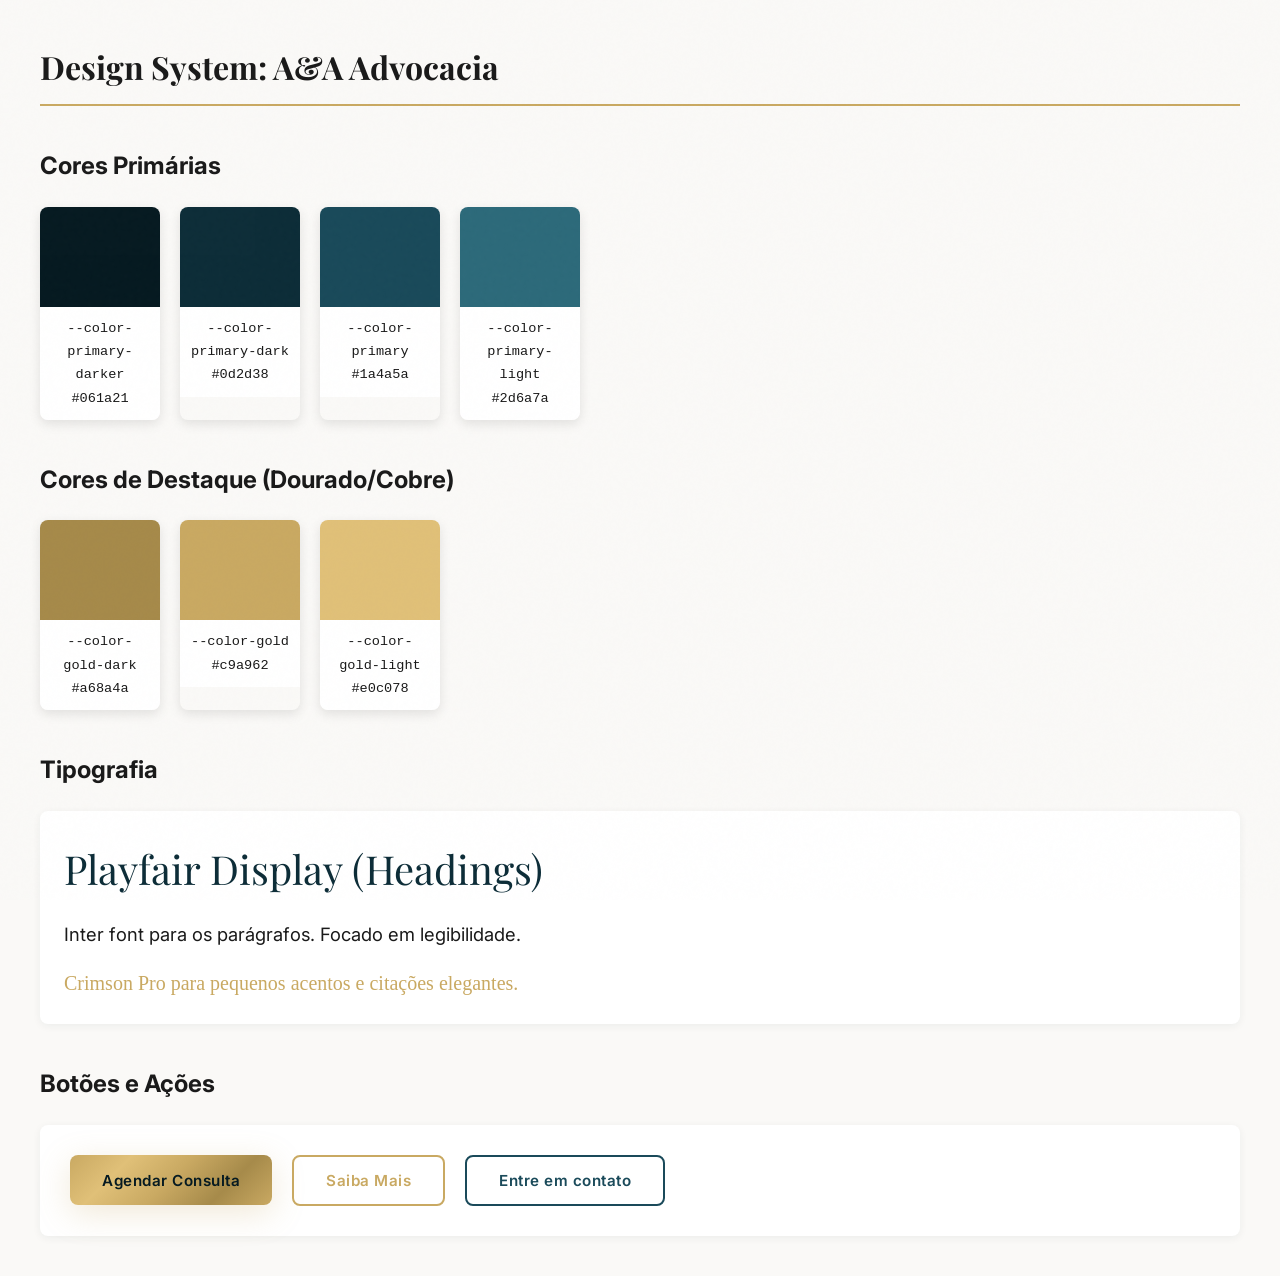
<file: aa-advocacia - design system/Design System - A&A Advocacia/design-system.html>
<!DOCTYPE html>
<html lang="pt-BR">
<head>
    <meta charset="UTF-8">
    <meta name="viewport" content="width=device-width, initial-scale=1.0">
    <title>Design System - A&A Advocacia</title>
    <!-- Importing the main stylesheet from the parent directory -->
    <link rel="stylesheet" href="../style.css">
    
    <!-- Importing the same fonts used in the main project -->
    <link rel="preconnect" href="https://fonts.googleapis.com" crossorigin>
    <link rel="preconnect" href="https://fonts.gstatic.com" crossorigin>
    <link rel="stylesheet" href="https://fonts.googleapis.com/css2?family=Playfair+Display:wght@400;700&family=Inter:wght@400;500;600&display=swap">

    <style>
        /* Custom styles just for the documentation layout */
        body { padding: 40px; background: #faf9f7; color: #1a1a1a; }
        h1.docs-title { font-family: 'Playfair Display', serif; border-bottom: 2px solid #c9a962; padding-bottom: 10px; margin-bottom: 40px; }
        h2.docs-subtitle { font-family: 'Inter', sans-serif; font-size: 1.5rem; margin-top: 40px; margin-bottom: 20px; }
        .color-palette { display: flex; gap: 20px; flex-wrap: wrap; }
        .color-swatch { width: 120px; border-radius: 8px; overflow: hidden; box-shadow: 0 4px 12px rgba(0,0,0,0.1); }
        .color-box { height: 100px; width: 100%; display: flex; align-items: center; justify-content: center; }
        .color-info { padding: 10px; background: white; font-family: monospace; font-size: 0.85rem; text-align: center; }

        .spacing-container { display: flex; gap: 20px; align-items: flex-end; }
        .spacing-box { background: #c9a962; border-radius: 4px; }
    </style>
</head>
<body>

    <h1 class="docs-title">Design System: A&A Advocacia</h1>

    <h2 class="docs-subtitle">Cores Primárias</h2>
    <div class="color-palette">
        <div class="color-swatch">
            <div class="color-box" style="background: var(--color-primary-darker);"></div>
            <div class="color-info">--color-primary-darker<br>#061a21</div>
        </div>
        <div class="color-swatch">
            <div class="color-box" style="background: var(--color-primary-dark);"></div>
            <div class="color-info">--color-primary-dark<br>#0d2d38</div>
        </div>
        <div class="color-swatch">
            <div class="color-box" style="background: var(--color-primary);"></div>
            <div class="color-info">--color-primary<br>#1a4a5a</div>
        </div>
        <div class="color-swatch">
            <div class="color-box" style="background: var(--color-primary-light);"></div>
            <div class="color-info">--color-primary-light<br>#2d6a7a</div>
        </div>
    </div>

    <h2 class="docs-subtitle">Cores de Destaque (Dourado/Cobre)</h2>
    <div class="color-palette">
        <div class="color-swatch">
            <div class="color-box" style="background: var(--color-gold-dark);"></div>
            <div class="color-info">--color-gold-dark<br>#a68a4a</div>
        </div>
        <div class="color-swatch">
            <div class="color-box" style="background: var(--color-gold);"></div>
            <div class="color-info">--color-gold<br>#c9a962</div>
        </div>
        <div class="color-swatch">
            <div class="color-box" style="background: var(--color-gold-light);"></div>
            <div class="color-info">--color-gold-light<br>#e0c078</div>
        </div>
    </div>

    <h2 class="docs-subtitle">Tipografia</h2>
    <div style="padding: 24px; background: white; border-radius: 8px; box-shadow: var(--shadow-sm);">
        <p style="font-family: var(--font-display); font-size: 2.5rem; color: var(--color-primary-dark); margin: 0 0 16px;">Playfair Display (Headings)</p>
        <p style="font-family: var(--font-body); font-size: 1.15rem; color: var(--color-text); margin: 0 0 16px;">Inter font para os parágrafos. Focado em legibilidade.</p>
        <p style="font-family: var(--font-accent); font-size: 1.25rem; color: var(--color-gold); margin: 0;">Crimson Pro para pequenos acentos e citações elegantes.</p>
    </div>

    <h2 class="docs-subtitle">Botões e Ações</h2>
    <div style="padding: 30px; background: white; border-radius: 8px; display: flex; gap: 20px; align-items: center; box-shadow: var(--shadow-sm);">
        <button class="btn btn-primary metallic-shine">Agendar Consulta</button>
        <button class="btn btn-secondary">Saiba Mais</button>
        <button class="btn btn-outline">Entre em contato</button>
    </div>

</body>
</html>
</file>
<file: aa-advocacia - design system/style.css>
/* ==========================================================
   A&A ADVOCACIA ESPECIALIZADA — DESIGN SYSTEM PREMIUM
   Estilo: Luxo Jurídico / Elegância Metálica / Neo-Clássico
   Baseado na identidade visual 3D da logo
   ========================================================== */

/* ========== 1. RESET & BASE ========== */
*,
*::before,
*::after {
  margin: 0;
  padding: 0;
  box-sizing: border-box;
}

html {
  scroll-behavior: smooth;
  -webkit-text-size-adjust: 100%;
}

body {
  font-family: var(--font-body);
  font-size: var(--text-body);
  color: var(--color-text);
  background: var(--color-bg);
  line-height: 1.7;
  overflow-x: hidden;
  -webkit-font-smoothing: antialiased;
  -moz-osx-font-smoothing: grayscale;
}

body.menu-open {
  overflow: hidden;
}

img {
  max-width: 100%;
  height: auto;
  display: block;
}

a {
  color: inherit;
  text-decoration: none;
}

ul,
ol {
  list-style: none;
}

button {
  font-family: inherit;
  cursor: pointer;
  border: none;
  background: none;
}

input,
select,
textarea {
  font-family: inherit;
  font-size: 1rem;
}

address {
  font-style: normal;
}

/* ========== 2. DESIGN TOKENS PREMIUM ========== */
:root {
  /* Cores Primárias - Baseadas na Logo (Teal Profundo) */
  --color-primary: #1a4a5a;
  --color-primary-dark: #0d2d38;
  --color-primary-darker: #061a21;
  --color-primary-light: #2d6a7a;
  --color-primary-lighter: #3d8a9a;

  /* Cores de Destaque - Dourado/Cobre Metálico */
  --color-gold: #c9a962;
  --color-gold-light: #e0c078;
  --color-gold-dark: #a68a4a;
  --color-copper: #b8956a;
  --color-bronze: #9a7a52;

  /* Cores Metálicas - Prata/Platina */
  --color-silver: #c0c5ce;
  --color-platinum: #e8eaed;
  --color-metallic: #a0a8b0;

  /* Cores Neutras Premium */
  --color-white: #ffffff;
  --color-cream: #faf9f7;
  --color-ivory: #f5f4f2;
  --color-text: #1a1a1a;
  --color-text-light: #4a4a4a;
  --color-text-muted: #7a7a7a;
  --color-border: rgba(26, 74, 90, 0.12);
  --color-border-light: rgba(26, 74, 90, 0.06);

  /* Backgrounds */
  --color-bg: #fafbfc;
  --color-bg-dark: #0d2d38;
  --color-bg-section: #f5f7f8;

  /* Gradientes Metálicos */
  --gradient-gold: linear-gradient(135deg, #c9a962 0%, #e0c078 25%, #c9a962 50%, #a68a4a 75%, #c9a962 100%);
  --gradient-gold-shine: linear-gradient(90deg, transparent 0%, rgba(255, 255, 255, 0.4) 50%, transparent 100%);
  --gradient-teal: linear-gradient(135deg, #1a4a5a 0%, #2d6a7a 50%, #0d2d38 100%);
  --gradient-dark: linear-gradient(180deg, #0d2d38 0%, #061a21 100%);
  --gradient-hero: linear-gradient(135deg, rgba(13, 45, 56, 0.97) 0%, rgba(6, 26, 33, 0.95) 50%, rgba(13, 45, 56, 0.92) 100%);

  /* Tipografia Premium */
  --font-display: 'Playfair Display', 'Times New Roman', serif;
  --font-body: 'Inter', -apple-system, BlinkMacSystemFont, sans-serif;
  --font-accent: 'Crimson Pro', Georgia, serif;

  /* Escala Tipográfica Elegante */
  --text-hero: clamp(2.8rem, 6vw, 5rem);
  --text-h1: clamp(2.2rem, 4.5vw, 3.8rem);
  --text-h2: clamp(1.8rem, 3.5vw, 2.8rem);
  --text-h3: clamp(1.3rem, 2vw, 1.6rem);
  --text-h4: clamp(1.1rem, 1.5vw, 1.3rem);
  --text-body-lg: 1.15rem;
  --text-body: 1rem;
  --text-sm: 0.9rem;
  --text-xs: 0.8rem;

  /* Espaçamento Sofisticado */
  --space-xs: 0.5rem;
  --space-sm: 0.875rem;
  --space-md: 1.25rem;
  --space-lg: 2rem;
  --space-xl: 3rem;
  --space-2xl: 4.5rem;
  --space-3xl: 6rem;
  --section-padding: 30px;

  /* Bordas Elegantes */
  --radius-sm: 4px;
  --radius-md: 8px;
  --radius-lg: 12px;
  --radius-xl: 20px;
  --radius-full: 9999px;

  /* Sombras Premium */
  --shadow-sm: 0 2px 8px rgba(13, 45, 56, 0.06);
  --shadow-md: 0 8px 24px rgba(13, 45, 56, 0.08);
  --shadow-lg: 0 16px 48px rgba(13, 45, 56, 0.12);
  --shadow-xl: 0 24px 64px rgba(13, 45, 56, 0.16);
  --shadow-gold: 0 8px 32px rgba(201, 169, 98, 0.25);
  --shadow-gold-lg: 0 12px 40px rgba(201, 169, 98, 0.35);

  /* Transições Suaves */
  --transition-fast: 200ms cubic-bezier(0.4, 0, 0.2, 1);
  --transition-base: 400ms cubic-bezier(0.4, 0, 0.2, 1);
  --transition-slow: 600ms cubic-bezier(0.4, 0, 0.2, 1);
  --ease-out: cubic-bezier(0.16, 1, 0.3, 1);
}


/* ========== 3. TEXTURAS & EFEITOS PREMIUM ========== */

/* Textura de Papel Sutil - Otimizada para performance */
@media (pointer: fine) {
  body::before {
    content: "";
    position: fixed;
    top: 0;
    left: 0;
    width: 100%;
    height: 100%;
    background-image: url("data:image/svg+xml,%3Csvg viewBox='0 0 200 200' xmlns='http://www.w3.org/2000/svg'%3E%3Cfilter id='noiseFilter'%3E%3CfeTurbulence type='fractalNoise' baseFrequency='0.9' numOctaves='2' stitchTiles='stitch'/%3E%3C/filter%3E%3Crect width='100%25' height='100%25' filter='url(%23noiseFilter)'/%3E%3C/svg%3E");
    opacity: 0.012;
    pointer-events: none;
    z-index: 0;
    will-change: transform;
  }
}

/* Efeito Metálico Brilhante */
.metallic-shine {
  position: relative;
  overflow: hidden;
}

.metallic-shine::after {
  content: '';
  position: absolute;
  top: -50%;
  left: -50%;
  width: 200%;
  height: 200%;
  background: var(--gradient-gold-shine);
  transform: rotate(30deg) translateX(-100%);
  transition: transform 0.8s var(--ease-out);
  pointer-events: none;
}

.metallic-shine:hover::after {
  transform: rotate(30deg) translateX(100%);
}

/* Glassmorphism Premium - Otimizado */
.glass {
  background: rgba(255, 255, 255, 0.85);
  border: 1px solid rgba(255, 255, 255, 0.3);
}

@supports (backdrop-filter: blur(12px)) or (-webkit-backdrop-filter: blur(12px)) {
  .glass {
    backdrop-filter: blur(12px);
    -webkit-backdrop-filter: blur(12px);
    background: rgba(255, 255, 255, 0.7);
  }
}

.glass-dark {
  background: rgba(13, 45, 56, 0.9);
  border: 1px solid rgba(201, 169, 98, 0.15);
}

@supports (backdrop-filter: blur(12px)) or (-webkit-backdrop-filter: blur(12px)) {
  .glass-dark {
    backdrop-filter: blur(12px);
    -webkit-backdrop-filter: blur(12px);
    background: rgba(13, 45, 56, 0.85);
  }
}

/* ========== 4. UTILITÁRIOS PREMIUM ========== */
.container {
  width: 100%;
  max-width: 1280px;
  margin: 0 auto;
  padding: 0 var(--space-lg);
}

.section {
  padding: var(--section-padding) 0;
  position: relative;
}

/* Tag de Seção Premium */
.section-tag {
  display: inline-flex;
  align-items: center;
  gap: 0.75rem;
  text-transform: uppercase;
  letter-spacing: 3px;
  color: var(--color-gold);
  font-weight: 600;
  font-size: 0.75rem;
  margin-bottom: var(--space-md);
}

.section-tag::before {
  content: '';
  width: 40px;
  height: 2px;
  background: var(--gradient-gold);
}

.section-tag::after {
  content: '';
  width: 8px;
  height: 8px;
  background: var(--color-gold);
  transform: rotate(45deg);
}

/* Títulos Premium */
.section-title {
  font-family: var(--font-display);
  font-size: var(--text-h2);
  color: var(--color-primary-dark);
  text-align: center;
  margin-bottom: var(--space-xl);
  line-height: 1.2;
  letter-spacing: -0.02em;
  position: relative;
}

.section-title::after {
  content: '';
  display: block;
  width: 80px;
  height: 3px;
  background: var(--gradient-gold);
  margin: var(--space-md) auto 0;
  border-radius: 2px;
}

.section-title--left {
  text-align: left;
}

.section-title--left::after {
  margin: var(--space-md) 0 0;
}

/* Texto Gradiente Dourado */
.text-gold {
  background: var(--gradient-gold);
  -webkit-background-clip: text;
  -webkit-text-fill-color: transparent;
  background-clip: text;
}

/* ========== 5. BOTÕES PREMIUM ========== */
.btn {
  display: inline-flex;
  align-items: center;
  justify-content: center;
  gap: 0.5rem;
  padding: 0.875rem 2rem;
  font-weight: 600;
  font-size: 0.95rem;
  border-radius: var(--radius-md);
  transition: all var(--transition-base);
  min-height: 50px;
  text-align: center;
  letter-spacing: 0.5px;
  position: relative;
  overflow: hidden;
}

/* Botão Primário - Dourado Metálico */
.btn-primary {
  background: var(--gradient-gold);
  color: var(--color-primary-darker);
  border: none;
  box-shadow: var(--shadow-gold);
}

.btn-primary::before {
  content: '';
  position: absolute;
  top: 0;
  left: -100%;
  width: 100%;
  height: 100%;
  background: linear-gradient(90deg, transparent, rgba(255, 255, 255, 0.3), transparent);
  transition: left 0.6s var(--ease-out);
}

.btn-primary:hover {
  transform: translateY(-3px);
  box-shadow: var(--shadow-gold-lg);
}

.btn-primary:hover::before {
  left: 100%;
}

.btn-primary:active {
  transform: translateY(-1px);
}

/* Botão Secundário - Outline Dourado */
.btn-secondary {
  background: transparent;
  border: 2px solid var(--color-gold);
  color: var(--color-gold);
}

.btn-secondary:hover {
  background: var(--color-gold);
  color: var(--color-primary-darker);
  transform: translateY(-2px);
}

/* Botão Outline Escuro */
.btn-outline {
  background: transparent;
  border: 2px solid var(--color-primary);
  color: var(--color-primary);
}

.btn-outline:hover {
  background: var(--color-primary);
  color: var(--color-white);
}

/* Botão Branco */
.btn-white {
  background: var(--color-white);
  color: var(--color-primary-dark);
  box-shadow: var(--shadow-md);
}

.btn-white:hover {
  transform: translateY(-2px);
  box-shadow: var(--shadow-lg);
}

/* Imagem mobile da Hero: oculta por padrão (desktop) */
.hero-image-mobile {
  display: none;
}

/* Responsividade */
@media (max-width: 767px) {
  .hide-mobile {
    display: none !important;
  }

  /* Hero Mobile Adjustments */
  .hero {
    padding-bottom: 24px;
    background: var(--color-primary-darker);
  }

  .hero-grid {
    z-index: 20;
  }

  .hero-content {
    position: relative;
    z-index: 30;
    padding: 24px 16px 12px;
  }

  .hero-ctas {
    margin-bottom: 20px;
  }

  /* Hero Title */
  .hero-grid .hero-badge span {
    font-size: 7px;
  }

  .hero-title {
    font-size: 40px;
    text-shadow: 1px 1px 4px rgba(0, 0, 0, 0.6);
  }

  .hero-subtitle {
    text-shadow: 1px 1px 3px rgba(0, 0, 0, 0.5);
    border-left: 3px solid var(--color-gold);
    padding-left: 12px;
  }

  /* Imagem de fundo desktop: oculta no mobile */
  .hero-image-wrapper {
    display: none;
  }

  /* Imagem mobile inline: aparece abaixo do botão */
  .hero-image-mobile {
    display: block;
    margin-top: 20px;
    border-radius: 12px;
    overflow: hidden;
    height: 260px;
    border: 2px solid rgba(201, 169, 98, 0.3);
    box-shadow: 0 8px 32px rgba(0, 0, 0, 0.4);
  }

  .hero-image-mobile-img {
    width: 100%;
    height: 100%;
    object-fit: cover;
    object-position: center 45%;
    filter: grayscale(0.2) contrast(1.05) brightness(0.85);
  }

  /* Scroll indicator hidden on mobile */
  .scroll-indicator {
    display: none;
  }

  /* Sobre image smaller on mobile */
  .sobre-image-wrapper {
    max-height: 300px;
    overflow: hidden;
  }

  .sobre-image {
    max-height: 300px;
    object-fit: cover;
    object-position: center 30%;
  }
}

@media (min-width: 768px) {
  .hide-desktop {
    display: none !important;
  }

  /* Hero spacing desktop - 24px after buttons */
  .hero-ctas {
    margin-bottom: 24px;
  }
}

/* Reveal Animations Premium */
.reveal {
  opacity: 0;
  transform: translateY(40px);
  transition: opacity 1s var(--ease-out), transform 1s var(--ease-out);
}

.reveal.revealed {
  opacity: 1;
  transform: translateY(0);
}

.reveal-left {
  opacity: 0;
  transform: translateX(-60px);
  transition: opacity 1s var(--ease-out), transform 1s var(--ease-out);
}

.reveal-left.revealed {
  opacity: 1;
  transform: translateX(0);
}

.reveal-right {
  opacity: 0;
  transform: translateX(60px);
  transition: opacity 1s var(--ease-out), transform 1s var(--ease-out);
}

.reveal-right.revealed {
  opacity: 1;
  transform: translateX(0);
}

.reveal-scale {
  opacity: 0;
  transform: scale(0.9);
  transition: opacity 1s var(--ease-out), transform 1s var(--ease-out);
}

.reveal-scale.revealed {
  opacity: 1;
  transform: scale(1);
}

/* ========== 6. HEADER PREMIUM ========== */
.header {
  position: fixed;
  top: 0;
  left: 0;
  width: 100%;
  height: 80px;
  z-index: 100;
  background: rgba(255, 255, 255, 0.95);
  border-bottom: 1px solid var(--color-border-light);
  transition: transform var(--transition-base), opacity var(--transition-base);
}

@supports (backdrop-filter: blur(8px)) or (-webkit-backdrop-filter: blur(8px)) {
  .header {
    backdrop-filter: blur(8px);
    -webkit-backdrop-filter: blur(8px);
    background: rgba(255, 255, 255, 0.85);
  }
}

.header.hidden {
  transform: translateY(-100%);
  opacity: 0;
}

.header.visible {
  transform: translateY(0);
  opacity: 1;
}

.header-inner {
  display: flex;
  align-items: center;
  justify-content: space-between;
  height: 100%;
}

.header-logo {
  display: flex;
  align-items: center;
  gap: var(--space-sm);
}

.header-logo img {
  width: 50px;
  height: 50px;
  object-fit: contain;
  transition: transform var(--transition-base);
}

.header-logo:hover img {
  transform: scale(1.05);
}

.logo-text {
  display: flex;
  flex-direction: column;
}

.logo-text-main {
  font-family: var(--font-display);
  font-size: 1.3rem;
  font-weight: 700;
  color: var(--color-primary-dark);
  line-height: 1;
}

.logo-text-sub {
  font-size: 0.7rem;
  color: var(--color-gold);
  text-transform: uppercase;
  letter-spacing: 2px;
  font-weight: 600;
}

.nav-desktop {
  display: flex;
  gap: var(--space-xl);
}

.nav-link {
  color: var(--color-text);
  font-weight: 500;
  font-size: 0.9rem;
  position: relative;
  padding: 0.5rem 0;
  transition: color var(--transition-fast);
}

.nav-link::after {
  content: '';
  position: absolute;
  bottom: 0;
  left: 0;
  width: 0;
  height: 2px;
  background: var(--gradient-gold);
  transition: width var(--transition-base);
}

.nav-link:hover {
  color: var(--color-primary);
}

.nav-link:hover::after {
  width: 100%;
}

.btn-header-cta {
  display: inline-flex;
  align-items: center;
  gap: 0.5rem;
  padding: 0.75rem 1.5rem;
  background: var(--gradient-gold);
  color: var(--color-primary-darker);
  font-weight: 600;
  font-size: 0.85rem;
  border-radius: var(--radius-md);
  box-shadow: var(--shadow-gold);
  transition: all var(--transition-base);
}

.btn-header-cta:hover {
  transform: translateY(-2px);
  box-shadow: var(--shadow-gold-lg);
}

/* Hamburger Menu Premium */
.menu-toggle {
  display: flex;
  flex-direction: column;
  gap: 6px;
  width: 32px;
  padding: 4px;
  z-index: 110;
}

.hamburger-line {
  display: block;
  width: 100%;
  height: 2px;
  background: var(--color-primary-dark);
  border-radius: 2px;
  transition: all var(--transition-base);
}

.menu-toggle.active .hamburger-line:nth-child(1) {
  transform: translateY(8px) rotate(45deg);
}

.menu-toggle.active .hamburger-line:nth-child(2) {
  opacity: 0;
}

.menu-toggle.active .hamburger-line:nth-child(3) {
  transform: translateY(-8px) rotate(-45deg);
}

/* Menu Mobile Premium */
.mobile-menu {
  position: fixed;
  top: 0;
  right: -100%;
  width: 85%;
  max-width: 400px;
  height: 100vh;
  height: 100dvh;
  background: var(--color-white);
  box-shadow: -10px 0 40px rgba(13, 45, 56, 0.2);
  z-index: 105;
  transition: right var(--transition-slow);
  overflow-y: auto;
}

.mobile-menu.active {
  right: 0;
}

.mobile-menu-header {
  padding: var(--space-lg);
  border-bottom: 1px solid var(--color-border);
}

.mobile-menu-nav {
  display: flex;
  flex-direction: column;
  padding: var(--space-lg);
  gap: var(--space-xs);
}

.mobile-link {
  display: block;
  padding: var(--space-sm) 0;
  font-size: 1.1rem;
  font-weight: 500;
  color: var(--color-text);
  border-bottom: 1px solid var(--color-border-light);
  transition: all var(--transition-fast);
}

.mobile-link:hover {
  color: var(--color-gold-dark);
  padding-left: 12px;
}

.mobile-cta {
  display: inline-flex;
  align-items: center;
  justify-content: center;
  margin-top: var(--space-lg);
  padding: 1rem 2rem;
  background: var(--gradient-gold);
  color: var(--color-primary-darker);
  font-weight: 600;
  border-radius: var(--radius-md);
  text-align: center;
}

/* Overlay do Menu Mobile */
.mobile-overlay {
  position: fixed;
  inset: 0;
  background: rgba(13, 45, 56, 0.7);
  z-index: 104;
  opacity: 0;
  visibility: hidden;
  transition: all var(--transition-base);
}

@supports (backdrop-filter: blur(4px)) or (-webkit-backdrop-filter: blur(4px)) {
  .mobile-overlay {
    backdrop-filter: blur(4px);
    -webkit-backdrop-filter: blur(4px);
    background: rgba(13, 45, 56, 0.6);
  }
}

.mobile-overlay.active {
  opacity: 1;
  visibility: visible;
}

/* ========== 7. HERO PREMIUM ========== */
.hero {
  position: relative;
  min-height: 100vh;
  display: flex;
  align-items: center;
  padding-top: 100px;
  background: var(--color-primary-darker);
  color: var(--color-white);
  overflow: hidden;
}

/* Background Pattern Premium */
.hero::before {
  content: '';
  position: absolute;
  inset: 0;
  background:
    radial-gradient(ellipse at 20% 30%, rgba(45, 106, 122, 0.3) 0%, transparent 50%),
    radial-gradient(ellipse at 80% 70%, rgba(201, 169, 98, 0.1) 0%, transparent 40%),
    linear-gradient(135deg, rgba(6, 26, 33, 0.98) 0%, rgba(13, 45, 56, 0.95) 100%);
  z-index: 1;
}

/* Grid Decorativo */
.hero::after {
  content: '';
  position: absolute;
  inset: 0;
  background-image:
    linear-gradient(rgba(201, 169, 98, 0.03) 1px, transparent 1px),
    linear-gradient(90deg, rgba(201, 169, 98, 0.03) 1px, transparent 1px);
  background-size: 60px 60px;
  z-index: 2;
  pointer-events: none;
}

.hero-grid {
  position: relative;
  z-index: 10;
  display: grid;
  grid-template-columns: 1fr;
  gap: var(--space-xl);
  align-items: center;
}

.hero-content {
  max-width: 800px;
}

/* Badge Hero Premium */
.hero-badge {
  display: inline-flex;
  align-items: center;
  gap: 0.75rem;
  padding: 0.75rem 1.5rem;
  background: rgba(201, 169, 98, 0.1);
  border: 1px solid rgba(201, 169, 98, 0.3);
  border-radius: var(--radius-full);
  color: var(--color-gold);
  text-transform: uppercase;
  letter-spacing: 2px;
  font-weight: 600;
  font-size: 0.75rem;
  margin-bottom: var(--space-lg);
  backdrop-filter: blur(10px);
}

.badge-dot {
  width: 8px;
  height: 8px;
  background: var(--color-gold);
  border-radius: 50%;
  box-shadow: 0 0 12px var(--color-gold);
}

/* Animação pulse apenas para dispositivos que não preferem redução de movimento */
@media (prefers-reduced-motion: no-preference) {
  .badge-dot {
    animation: pulse-gold 2s infinite;
  }
}

@keyframes pulse-gold {

  0%,
  100% {
    opacity: 1;
    transform: scale(1);
  }

  50% {
    opacity: 0.7;
    transform: scale(1.2);
  }
}

/* Título Hero */
.hero-title {
  font-family: var(--font-display);
  font-size: var(--text-hero);
  line-height: 1.1;
  margin-bottom: var(--space-lg);
  color: var(--color-white);
  letter-spacing: -0.02em;
}

.hero-title .text-accent {
  display: block;
  color: var(--color-gold);
  font-family: var(--font-accent);
  font-style: italic;
  font-weight: 400;
  margin-top: 0.5rem;
}

/* Subtítulo Hero */
.hero-subtitle {
  font-size: var(--text-body-lg);
  color: rgba(255, 255, 255, 0.75);
  max-width: 520px;
  line-height: 1.7;
  margin-bottom: var(--space-xl);
  padding-left: var(--space-lg);
  border-left: 3px solid var(--color-gold);
}

/* CTAs Hero */
.hero-ctas {
  display: flex;
  flex-wrap: wrap;
  gap: var(--space-md);
}

/* Hero Image */
.hero-image-wrapper {
  position: absolute;
  top: 0;
  right: 0;
  width: 50%;
  height: 100%;
  z-index: 1;
  pointer-events: none;
}

.hero-image {
  width: 100%;
  height: 100%;
  object-fit: cover;
  object-position: center 20%;
  filter: grayscale(0.3) contrast(1.1) brightness(0.5);
  mask-image: linear-gradient(to right, transparent 0%, black 40%);
  -webkit-mask-image: linear-gradient(to right, transparent 0%, black 40%);
}

/* Scroll Indicator - Hidden on all versions */
.scroll-indicator {
  display: none;
}

/* ========== 8. ÁREAS DE ATUAÇÃO PREMIUM ========== */
.areas {
  background: var(--color-bg-section);
}

.areas-grid {
  display: grid;
  grid-template-columns: 1fr;
  gap: var(--space-lg);
}

.area-card {
  background: var(--color-white);
  border: 1px solid var(--color-border);
  border-radius: var(--radius-lg);
  padding: var(--space-xl);
  transition: all var(--transition-base);
  position: relative;
  overflow: hidden;
}

.area-card::before {
  content: '';
  position: absolute;
  top: 0;
  left: 0;
  width: 100%;
  height: 4px;
  background: var(--gradient-gold);
  transform: scaleX(0);
  transform-origin: left;
  transition: transform var(--transition-base);
}

.area-card:hover {
  transform: translateY(-8px);
  box-shadow: var(--shadow-xl);
  border-color: rgba(201, 169, 98, 0.3);
}

.area-card:hover::before {
  transform: scaleX(1);
}

.area-icon {
  width: 64px;
  height: 64px;
  display: flex;
  align-items: center;
  justify-content: center;
  background: linear-gradient(135deg, rgba(201, 169, 98, 0.1), rgba(201, 169, 98, 0.05));
  border-radius: var(--radius-md);
  margin-bottom: var(--space-md);
}

.area-icon svg {
  width: 32px;
  height: 32px;
}

.area-title {
  font-family: var(--font-display);
  font-size: var(--text-h4);
  font-weight: 700;
  color: var(--color-primary-dark);
  margin-bottom: var(--space-sm);
}

.area-desc {
  font-size: var(--text-body);
  color: var(--color-text-light);
  line-height: 1.7;
  margin-bottom: var(--space-md);
}

.area-link {
  display: inline-flex;
  align-items: center;
  gap: 0.5rem;
  color: var(--color-gold-dark);
  font-size: var(--text-sm);
  font-weight: 600;
  transition: gap var(--transition-fast);
}

.area-link:hover {
  gap: 0.75rem;
  color: var(--color-gold);
}

/* ========== 9. COMO FUNCIONA PREMIUM ========== */
.como-funciona {
  background: var(--color-white);
}

.processo-steps {
  list-style: none;
  display: flex;
  flex-direction: column;
  gap: var(--space-xl);
  max-width: 850px;
  margin: 0 auto var(--space-2xl);
  position: relative;
}

.processo-steps::before {
  content: '';
  position: absolute;
  left: 28px;
  top: 60px;
  bottom: 60px;
  width: 2px;
  background: linear-gradient(to bottom, var(--color-gold), rgba(201, 169, 98, 0.2));
}

.processo-step {
  display: flex;
  gap: var(--space-lg);
  align-items: flex-start;
  position: relative;
}

.step-number {
  flex-shrink: 0;
  width: 56px;
  height: 56px;
  display: flex;
  align-items: center;
  justify-content: center;
  background: var(--gradient-gold);
  color: var(--color-primary-darker);
  font-size: 1.5rem;
  font-weight: 700;
  border-radius: var(--radius-md);
  box-shadow: var(--shadow-gold);
  position: relative;
  z-index: 2;
}

.step-content h3 {
  font-family: var(--font-display);
  font-weight: 700;
  color: var(--color-primary-dark);
  margin-bottom: 0.5rem;
  font-size: 1.25rem;
}

.step-content p {
  color: var(--color-text-light);
  line-height: 1.7;
}

.step-content strong {
  color: var(--color-gold-dark);
  font-weight: 600;
}

.processo-cta {
  text-align: center;
}

/* ========== 10. SOBRE PREMIUM ========== */
.sobre {
  background: var(--color-white);
}

.sobre-grid {
  display: grid;
  grid-template-columns: 1fr;
  gap: var(--space-2xl);
  align-items: center;
}

.sobre-image-wrapper {
  position: relative;
}

.sobre-image-frame {
  position: absolute;
  top: 20px;
  left: 20px;
  width: 100%;
  height: 100%;
  border: 3px solid var(--color-gold);
  border-radius: var(--radius-lg);
  z-index: 0;
}

.sobre-image {
  position: relative;
  z-index: 1;
  width: 100%;
  border-radius: var(--radius-lg);
  box-shadow: var(--shadow-xl);
}

.sobre-content {
  padding: var(--space-lg) 0;
}

.sobre-text p {
  font-size: var(--text-body);
  color: var(--color-text-light);
  line-height: 1.9;
  margin-bottom: 1.25rem;
}

.sobre-text p strong {
  color: var(--color-primary-dark);
  font-weight: 600;
}

.sobre-content .btn-outline {
  margin-top: var(--space-md);
  margin-bottom: var(--space-xl);
}

.sobre-badges {
  display: grid;
  grid-template-columns: repeat(2, 1fr);
  gap: var(--space-md);
}

.sobre-badge {
  display: flex;
  align-items: center;
  gap: 0.75rem;
  padding: 1rem 1.25rem;
  background: var(--color-bg-section);
  border: 1px solid var(--color-border);
  border-radius: var(--radius-md);
  font-size: var(--text-sm);
  color: var(--color-text);
  transition: all var(--transition-fast);
}

.sobre-badge:hover {
  border-color: var(--color-gold);
  transform: translateX(4px);
}

.sobre-badge svg {
  flex-shrink: 0;
  color: var(--color-gold);
}

/* ========== 11. DIFERENCIAIS PREMIUM ========== */
.diferenciais {
  background: var(--color-bg-section);
}

.diferenciais-grid {
  display: grid;
  grid-template-columns: 1fr;
  gap: var(--space-xl);
  max-width: 1000px;
  margin: 0 auto;
}

.diferencial-item {
  display: flex;
  gap: var(--space-lg);
  align-items: flex-start;
  padding: var(--space-lg);
  background: var(--color-white);
  border-radius: var(--radius-lg);
  border: 1px solid var(--color-border);
  transition: all var(--transition-base);
}

.diferencial-item:hover {
  transform: translateY(-4px);
  box-shadow: var(--shadow-lg);
  border-color: rgba(201, 169, 98, 0.3);
}

.diferencial-icon {
  flex-shrink: 0;
  width: 60px;
  height: 60px;
  display: flex;
  align-items: center;
  justify-content: center;
  background: linear-gradient(135deg, rgba(201, 169, 98, 0.15), rgba(201, 169, 98, 0.05));
  border-radius: var(--radius-md);
}

.diferencial-icon svg {
  color: var(--color-gold-dark);
}

.diferencial-text h3 {
  font-family: var(--font-display);
  font-weight: 700;
  color: var(--color-primary-dark);
  margin-bottom: 0.5rem;
  font-size: 1.15rem;
}

.diferencial-text p {
  color: var(--color-text-light);
  line-height: 1.7;
}

/* ========== 12. FAQ PREMIUM ========== */
.faq-section {
  background: var(--color-white);
}

.faq-list {
  max-width: 850px;
  margin: 0 auto;
}

.faq-item {
  border: 1px solid var(--color-border);
  border-radius: var(--radius-md);
  margin-bottom: var(--space-md);
  overflow: hidden;
  transition: all var(--transition-fast);
}

.faq-item:hover {
  border-color: rgba(201, 169, 98, 0.4);
}

.faq-item.active {
  border-color: var(--color-gold);
  box-shadow: var(--shadow-md);
}

.faq-question {
  width: 100%;
  display: flex;
  justify-content: space-between;
  align-items: center;
  padding: 1.25rem 1.5rem;
  font-family: var(--font-body);
  font-size: 1.05rem;
  font-weight: 600;
  color: var(--color-primary-dark);
  text-align: left;
  cursor: pointer;
  transition: all var(--transition-fast);
  gap: 1rem;
  background: transparent;
}

.faq-question:hover {
  color: var(--color-gold-dark);
  background: rgba(201, 169, 98, 0.03);
}

.faq-question span {
  flex: 1;
}

.faq-icon {
  flex-shrink: 0;
  width: 24px;
  height: 24px;
  color: var(--color-gold);
  transition: transform var(--transition-base);
}

.faq-item.active .faq-icon {
  transform: rotate(180deg);
}

.faq-answer {
  max-height: 0;
  overflow: hidden;
  transition: max-height 0.5s var(--ease-out);
}

.faq-answer p {
  color: var(--color-text-light);
  line-height: 1.8;
  padding: 0 1.5rem 1.5rem;
}

/* ========== 13. CTA FINAL PREMIUM ========== */
.cta-section {
  position: relative;
  background: var(--gradient-dark);
  overflow: hidden;
}

/* Efeito de Luz Dourada */
.cta-section::before {
  content: '';
  position: absolute;
  top: -50%;
  right: -20%;
  width: 80%;
  height: 200%;
  background: radial-gradient(ellipse, rgba(201, 169, 98, 0.15) 0%, transparent 60%);
  pointer-events: none;
}

.cta-decor {
  position: absolute;
  border-radius: 50%;
  pointer-events: none;
}

.cta-decor--1 {
  top: -150px;
  left: -100px;
  width: 400px;
  height: 400px;
  background: var(--color-gold);
  opacity: 0.08;
  filter: blur(100px);
}

.cta-decor--2 {
  bottom: -180px;
  right: -100px;
  width: 500px;
  height: 500px;
  background: var(--color-primary-light);
  opacity: 0.1;
  filter: blur(120px);
}

/* Animação float apenas para dispositivos que não preferem redução de movimento */
@media (prefers-reduced-motion: no-preference) {
  .cta-decor--1 {
    animation: float 8s ease-in-out infinite;
  }

  .cta-decor--2 {
    animation: float 10s ease-in-out infinite 2s;
  }
}

@keyframes float {

  0%,
  100% {
    transform: translateY(0) scale(1);
  }

  50% {
    transform: translateY(-30px) scale(1.1);
  }
}

.cta-container {
  position: relative;
  z-index: 2;
  text-align: center;
  max-width: 900px;
  margin: 0 auto;
  display: flex;
  flex-direction: column;
  align-items: center;
}

.cta-title {
  font-family: var(--font-display);
  font-size: clamp(1.75rem, 5vw, 3rem);
  color: var(--color-white);
  margin-bottom: 0.75rem;
  text-align: center;
  width: 100%;
  white-space: nowrap;
}

.cta-title .text-gold {
  display: inline;
  margin-left: 0.5rem;
}

.cta-subtitle {
  font-size: var(--text-body);
  color: rgba(255, 255, 255, 0.75);
  margin-bottom: 1rem;
  line-height: 1.4;
  max-width: 100%;
  margin-left: auto;
  margin-right: auto;
}

/* Ajustes específicos para a seção CTA */
.cta-container .section-tag {
  margin-bottom: 0.75rem;
}

/* Formulário Premium */
.cta-form {
  display: grid;
  grid-template-columns: 1fr;
  gap: 0.75rem;
  margin-bottom: var(--space-lg);
  margin-top: 0.5rem;
  max-width: 700px;
  margin-left: auto;
  margin-right: auto;
}

.form-group {
  position: relative;
}

.cta-form input,
.cta-form select,
.cta-form textarea {
  width: 100%;
  padding: 0.875rem 1.25rem;
  border: 2px solid rgba(201, 169, 98, 0.2);
  border-radius: var(--radius-md);
  background: rgba(255, 255, 255, 0.05);
  color: var(--color-white);
  font-size: 0.95rem;
  transition: all var(--transition-base);
}

.cta-form select option {
  background: var(--color-primary-dark);
  color: var(--color-white);
}

.cta-form select option:first-child {
  color: rgba(255, 255, 255, 0.6);
}

.cta-form input:focus,
.cta-form select:focus,
.cta-form textarea:focus {
  outline: none;
  border-color: var(--color-gold);
  background: rgba(255, 255, 255, 0.08);
  box-shadow: 0 0 0 4px rgba(201, 169, 98, 0.1);
}

.cta-form input::placeholder,
.cta-form textarea::placeholder {
  color: rgba(255, 255, 255, 0.5);
}

/* Info Cards */
.cta-info {
  display: grid;
  grid-template-columns: 1fr;
  gap: var(--space-lg);
}

.cta-info-card {
  background: rgba(255, 255, 255, 0.05);
  border: 1px solid rgba(201, 169, 98, 0.2);
  border-radius: var(--radius-lg);
  padding: var(--space-lg);
  text-align: left;
  transition: all var(--transition-base);
}

.cta-info-card:hover {
  background: rgba(255, 255, 255, 0.08);
  border-color: rgba(201, 169, 98, 0.4);
  transform: translateY(-4px);
}

.cta-info-icon {
  width: 48px;
  height: 48px;
  display: flex;
  align-items: center;
  justify-content: center;
  background: rgba(201, 169, 98, 0.15);
  border-radius: var(--radius-md);
  margin-bottom: var(--space-sm);
}

.cta-info-icon svg {
  color: var(--color-gold);
}

.cta-info-card h4 {
  color: var(--color-white);
  font-weight: 600;
  margin-bottom: 0.5rem;
}

.cta-info-card p {
  color: rgba(255, 255, 255, 0.7);
  font-size: var(--text-sm);
  line-height: 1.6;
}

.cta-info-card a {
  color: var(--color-gold);
  transition: color var(--transition-fast);
}

.cta-info-card a:hover {
  color: var(--color-gold-light);
}

/* WhatsApp Float Button */
.whatsapp-float {
  position: fixed;
  bottom: 30px;
  right: 30px;
  width: 60px;
  height: 60px;
  background: linear-gradient(135deg, #25d366, #128c7e);
  border-radius: 50%;
  display: flex;
  align-items: center;
  justify-content: center;
  box-shadow: 0 4px 12px rgba(37, 211, 102, 0.3);
  z-index: 90;
  transition: transform var(--transition-base), box-shadow var(--transition-base);
  will-change: transform;
}

.whatsapp-float:hover {
  transform: scale(1.1) translateY(-4px);
  box-shadow: 0 12px 32px rgba(37, 211, 102, 0.5);
}

.whatsapp-float svg {
  width: 28px;
  height: 28px;
  color: white;
}

/* Animação de pulso removida para melhorar performance e CLS */

/* ========== 14. FOOTER PREMIUM ========== */
.footer {
  background: var(--color-primary-darker);
  color: var(--color-white);
  padding: var(--space-lg) 0 3px;
}

.footer-grid {
  display: grid;
  grid-template-columns: 1fr;
  gap: var(--space-xl);
  margin-bottom: 35px;
}

.footer-brand {
  max-width: 320px;
}

.footer-logo {
  display: flex;
  align-items: center;
  gap: var(--space-sm);
  margin-bottom: var(--space-md);
}

.footer-logo img {
  height: 50px;
  width: auto;
}

.footer-logo-text {
  font-family: var(--font-display);
  font-size: 1.4rem;
  font-weight: 700;
  color: var(--color-white);
}

.footer-brand p {
  color: rgba(255, 255, 255, 0.7);
  font-size: var(--text-sm);
  line-height: 1.7;
}

.footer-heading {
  color: #b8944f;
  font-size: 0.85rem;
  text-transform: uppercase;
  letter-spacing: 2px;
  font-weight: 600;
  margin-bottom: var(--space-md);
}

.footer-links {
  display: flex;
  flex-direction: column;
  gap: var(--space-sm);
}

.footer-links a {
  color: rgba(255, 255, 255, 0.7);
  font-size: var(--text-sm);
  transition: all var(--transition-fast);
}

.footer-links a:hover {
  color: var(--color-gold);
  padding-left: 4px;
}

.footer-contact p {
  display: flex;
  align-items: flex-start;
  gap: 0.75rem;
  color: rgba(255, 255, 255, 0.7);
  font-size: var(--text-sm);
  margin-bottom: 18px;
  line-height: 1.4;
}

.footer-contact svg {
  color: var(--color-gold);
  flex-shrink: 0;
}

/* Iframe */
.footer-grid .footer-map iframe {
  display: inline-block;
  height: 96px;
}

.footer-bottom {
  border-top: 1px solid rgba(255, 255, 255, 0.1);
  padding: 14px;
}

.footer-bottom-content {
  display: flex;
  flex-direction: column;
  gap: 14px;
  align-items: center;
  text-align: center;
}

.footer-bottom p {
  color: rgba(255, 255, 255, 0.5);
  font-size: var(--text-xs);
}

.footer-oab {
  display: inline-flex;
  align-items: center;
  gap: 0.5rem;
  color: var(--color-gold);
  font-size: var(--text-xs);
}

/* ========== 15. RESPONSIVIDADE ========== */
@media (min-width: 640px) {
  .areas-grid {
    grid-template-columns: repeat(2, 1fr);
  }

  .cta-form {
    grid-template-columns: repeat(2, 1fr);
    gap: 1rem;
  }

  .cta-form .form-group:last-of-type,
  .cta-form button {
    grid-column: span 2;
  }

  .cta-info {
    grid-template-columns: repeat(3, 1fr);
  }

  .footer-grid {
    grid-template-columns: repeat(2, 1fr);
  }

  .footer-bottom-content {
    flex-direction: row;
    justify-content: space-between;
    text-align: left;
  }
}

@media (min-width: 768px) {
  .hero-grid {
    grid-template-columns: 1.2fr 1fr;
  }

  .hero-image-wrapper {
    position: relative;
    width: 100%;
    height: 600px;
    border-radius: var(--radius-lg);
    overflow: hidden;
  }

  .hero-image {
    mask-image: none;
    -webkit-mask-image: none;
    filter: grayscale(0.2) contrast(1.05) brightness(0.8);
  }

  .sobre-grid {
    grid-template-columns: 1fr 1.2fr;
  }

  .sobre-image-wrapper {
    order: -1;
  }

  .diferenciais-grid {
    grid-template-columns: repeat(2, 1fr);
  }
}

@media (min-width: 1024px) {
  .areas-grid {
    grid-template-columns: repeat(3, 1fr);
  }

  .footer-grid {
    grid-template-columns: 1.5fr 0.8fr 1.7fr 1.7fr;
    align-items: start;
  }
}

/* ========== 16. OTIMIZAÇÕES DE PERFORMANCE ========== */

/* Reduzir sombras em mobile para melhor performance */
@media (max-width: 767px) {
  :root {
    --shadow-sm: 0 1px 4px rgba(13, 45, 56, 0.06);
    --shadow-md: 0 4px 12px rgba(13, 45, 56, 0.08);
    --shadow-lg: 0 8px 24px rgba(13, 45, 56, 0.1);
    --shadow-xl: 0 12px 32px rgba(13, 45, 56, 0.12);
    --shadow-gold: 0 4px 16px rgba(201, 169, 98, 0.2);
    --shadow-gold-lg: 0 8px 24px rgba(201, 169, 98, 0.25);
  }

  /* Desativar efeitos de hover complexos em mobile */
  .area-card:hover {
    transform: translateY(-4px);
  }

  .metallic-shine::after {
    display: none;
  }

  .btn-primary::before {
    display: none;
  }

  /* Simplificar transições em mobile */
  .reveal,
  .reveal-left,
  .reveal-right,
  .reveal-scale {
    transition-duration: 0.6s;
  }

  /* Ajuste tipografia footer bottom */
  .footer-bottom p {
    font-size: 8px !important;
  }
  
  /* Ajustes CTA em mobile */
  .cta-title {
    font-size: clamp(1.25rem, 4vw, 1.75rem);
    white-space: normal;
  }
  
  .cta-subtitle {
    font-size: 0.9rem;
  }
}

/* Respeitar preferência de redução de movimento */
@media (prefers-reduced-motion: reduce) {

  *,
  *::before,
  *::after {
    animation-duration: 0.01ms !important;
    animation-iteration-count: 1 !important;
    transition-duration: 0.01ms !important;
  }

  html {
    scroll-behavior: auto;
  }

  .reveal,
  .reveal-left,
  .reveal-right,
  .reveal-scale {
    opacity: 1;
    transform: none;
    transition: none;
  }
}
</file>
